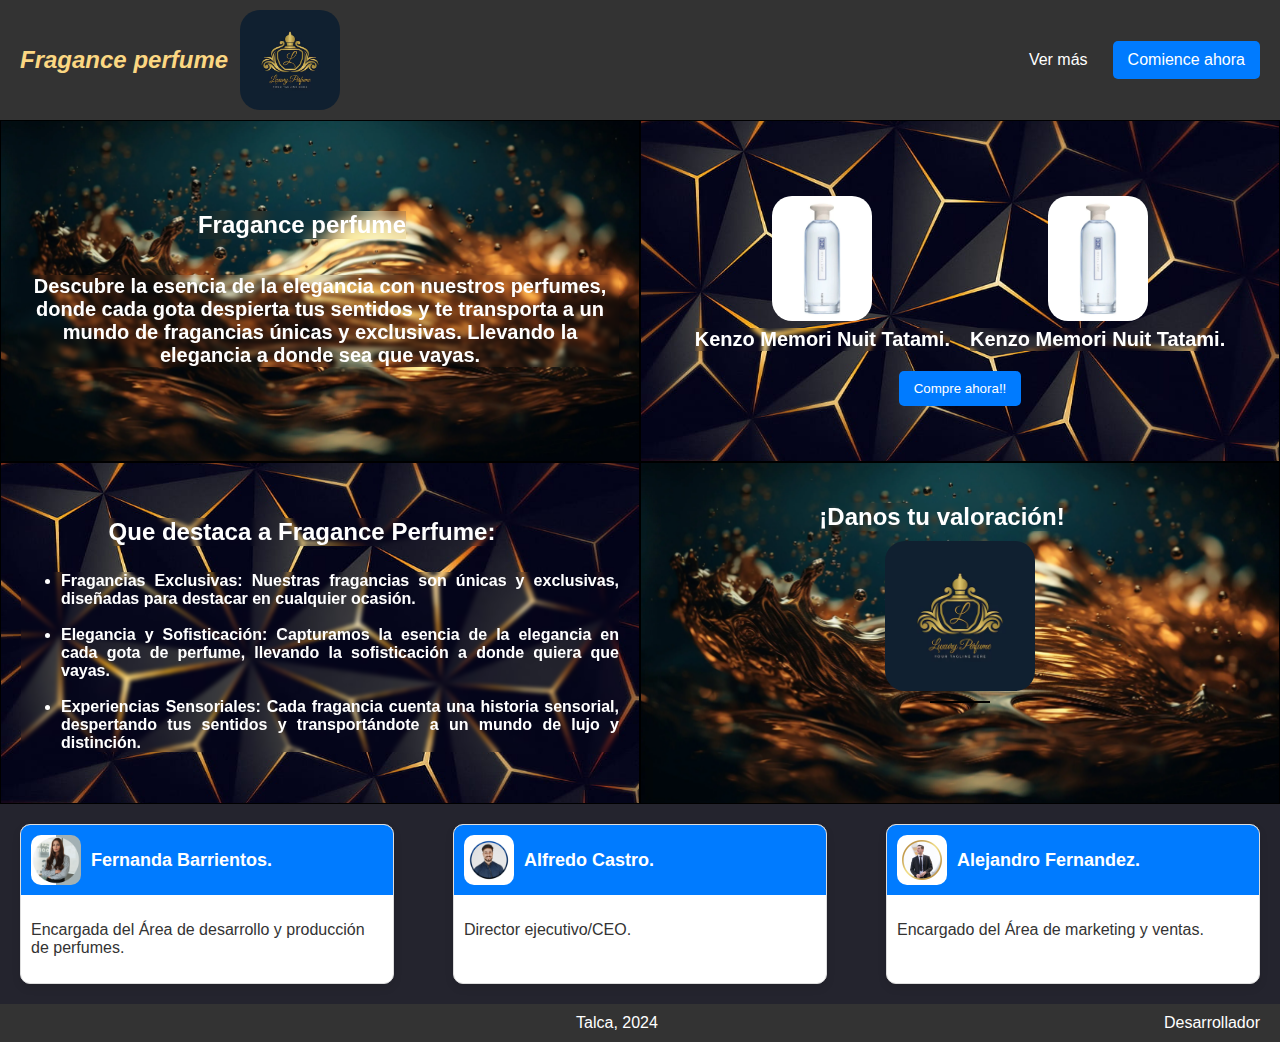
<file: index.html>
<!DOCTYPE html>
<html lang="en">
<head>
    <meta charset="UTF-8">
    <meta name="viewport" content="width=device-width, initial-scale=1.0">
    <title>Document</title>
    <link rel="stylesheet" href="css/style.css">
    <link rel="stylesheet" href="https://use.fontawesome.com/releases/v5.6.1/css/all.css" integrity="sha384-gfdkjb5BdAXd+lj+gudLWI+BXq4IuLW5IT+brZEZsLFm++aCMlF1V92rMkPaX4PP" crossorigin="anonymous">
</head>
<body>
    <nav class="navbar">
        <div class="navbar-left">
            <a href="index.html" class="inicio"> <!-- Enlace al index -->
                <h1 class="navbar-title">Fragance perfume</h1>
            </a>
            <img src="img/logo4.png" alt="Imagen" class="navbar-image">
        </div>
        <label for="toggle" class="navbar-toggle">&#9776;</label>
        <input type="checkbox" id="toggle" class="navbar-toggle-input">
        <div class="navbar-links">
            <a href="#" class="navbar-link">Ver más</a>
            <a href="#" class="navbar-button">Comience ahora</a>
        </div>
    </nav>

    <div class="container">
        <div class="section" id="section1">
            <h1 class="seccion1-titulo">Fragance perfume</h1>
            <p class="parrafos-secciones">
                Descubre la esencia de la elegancia con nuestros perfumes, donde cada gota despierta tus sentidos
                y te transporta a un mundo de fragancias únicas y exclusivas. Llevando la elegancia a donde sea que vayas.
            </p>
        </div>
        <div class="section" id="section2">
            <div class="perfumes-showcase">
                <div class="perfume-item">
                    <img src="img/2.png" alt="Perfume 1" class="img-secc2">
                    <div class="perfume-name">Kenzo Memori Nuit Tatami.</div>
                </div>
                <div class="perfume-item">
                    <img src="img/2.png" alt="Perfume 2" class="img-secc2">
                    <div class="perfume-name">Kenzo Memori Nuit Tatami.</div>
                </div>
                <!-- Agrega más elementos .perfume-item para más perfumes -->
            </div>
            <button class="navbar-button">Compre ahora!!</button>
        </div>
        <div class="section" id="section3">
            <h2 class="seccion1-titulo">Que destaca a Fragance Perfume:</h2>
            <ul class="parrafos-seccion-lista">
                <li>Fragancias Exclusivas: Nuestras fragancias son únicas y exclusivas, diseñadas para destacar en cualquier ocasión.</li><br>
                <li>Elegancia y Sofisticación: Capturamos la esencia de la elegancia en cada gota de perfume, llevando la sofisticación a donde quiera que vayas.</li><br>
                <li>Experiencias Sensoriales: Cada fragancia cuenta una historia sensorial, despertando tus sentidos y transportándote a un mundo de lujo y distinción.</li>
            </ul>
        </div>
        <div class="section" id="section4">
            <h2 class="seccion1-titulo">¡Danos tu valoración!</h2>
            <img src="img/logo4.png" alt="Imagen" class="seccion4-image">

            <div class="valoracion">
                <!-- Estrella 1 -->
                <button>
                    <i class="fas fa-star"></i>
                </button>
            
                <!-- Estrella 2 -->
                <button>
                    <i class="fas fa-star"></i>
                </button>
            
                <!-- Estrella 3 -->
                <button>
                    <i class="fas fa-star"></i>
                </button>
            
                <!-- Estrella 4 -->
                <button>
                    <i class="fas fa-star"></i>
                </button>
            
                <!-- Estrella 5 -->
                <button>
                    <i class="fas fa-star"></i>
                </button>
        </div>
    </div>

    </div>
    <div class="cards-container">
        <div class="card">
            <div class="card-head">
                <img src="img/perfil1.png" alt="Logo 1" class="card-logo">
                <h2 class="card-title">Fernanda Barrientos.</h2>
            </div>
            <div class="card-body">
                <p>Encargada del Área de desarrollo y producción de perfumes.</p>
            </div>
        </div>
        <div class="card">
            <div class="card-head">
                <img src="img/perfil2.png" alt="Logo 2" class="card-logo">
                <h2 class="card-title">Alfredo Castro.</h2>
            </div>
            <div class="card-body">
                <p>Director ejecutivo/CEO.</p>
            </div>
        </div>
        <div class="card">
            <div class="card-head">
                <img src="img/perfil3.png" alt="Logo 3" class="card-logo">
                <h2 class="card-title">Alejandro Fernandez.</h2>
            </div>
            <div class="card-body">
                <p>Encargado del Área de marketing y ventas.</p>
            </div>
        </div>
    </div>

    <footer class="footer">
        <div class="footer-socials">
            <a href="#" class="footer-icon"><i class="fab fa-twitter"></i></a>
            <a href="#" class="footer-icon"><i class="fab fa-youtube"></i></a>
            <a href="#" class="footer-icon"><i class="fab fa-linkedin"></i></a>
            <a href="#" class="footer-icon"><i class="fab fa-instagram"></i></a>
            <a href="#" class="footer-icon"><i class="fab fa-facebook"></i></a>
            <a href="#" class="footer-icon"><i class="fab fa-tiktok"></i></a>
        </div>
        <div class="footer-location">Talca, 2024</div>
        <div class="footer-developer">
            <a href="desarrollador.html">Desarrollador</a>
        </div>
    </footer>

</body>
</html>
</file>
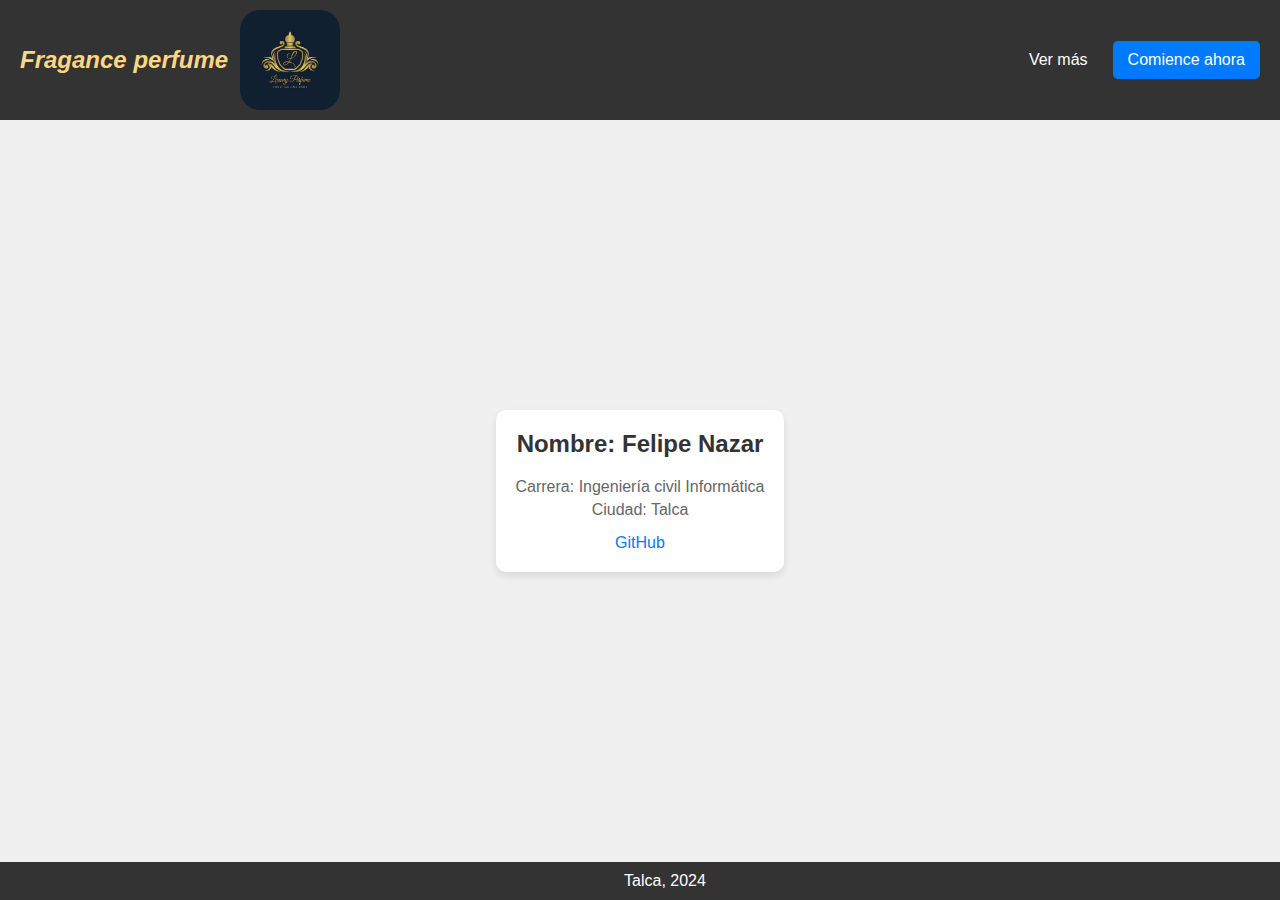
<file: desarrollador.html>
<!DOCTYPE html>
<html lang="en">
<head>
    <meta charset="UTF-8">
    <meta name="viewport" content="width=device-width, initial-scale=1.0">
    <title>Document</title>
    <link rel="stylesheet" href="css/style.css">
    <link rel="stylesheet" href="https://use.fontawesome.com/releases/v5.6.1/css/all.css" integrity="sha384-gfdkjb5BdAXd+lj+gudLWI+BXq4IuLW5IT+brZEZsLFm++aCMlF1V92rMkPaX4PP" crossorigin="anonymous">
</head>
<body>
    <nav class="navbar">
        <div class="navbar-left">
            <a href="index.html" class="inicio"> <!-- Enlace al index -->
                <h1 class="navbar-title">Fragance perfume</h1>
            </a>
            <img src="img/logo4.png" alt="Imagen" class="navbar-image">
        </div>
        <label for="toggle" class="navbar-toggle">&#9776;</label>
        <input type="checkbox" id="toggle" class="navbar-toggle-input">
        <div class="navbar-links">
            <a href="#" class="navbar-link">Ver más</a>
            <a href="#" class="navbar-button">Comience ahora</a>
        </div>
    </nav>

    <div class="container-desarrollador">
        <div class="card-desarrollador">
            <h2>Nombre: Felipe Nazar</h2>
            <p>Carrera: Ingeniería civil Informática</p>
            <p>Ciudad: Talca</p>
            <a href="https://github.com/FelipeNazar">GitHub</a>
        </div>
    </div>

    <footer class="footer">
        <div class="footer-socials">
            <a href="#" class="footer-icon"><i class="fab fa-twitter"></i></a>
            <a href="#" class="footer-icon"><i class="fab fa-youtube"></i></a>
            <a href="#" class="footer-icon"><i class="fab fa-linkedin"></i></a>
            <a href="#" class="footer-icon"><i class="fab fa-instagram"></i></a>
            <a href="#" class="footer-icon"><i class="fab fa-facebook"></i></a>
            <a href="#" class="footer-icon"><i class="fab fa-tiktok"></i></a>
        </div>
        <div class="footer-location">Talca, 2024</div>
    </footer>

</body>
</html>
</file>
<file: css/style.css>
body {
    margin: 0;
    padding: 0;
    box-sizing: border-box;
    font-family: Arial, sans-serif;
    display: flex;
    flex-direction: column;
    height: 100vh;
    background-color: #24242e;
}

/* ------------- Navbar ------------- */
.navbar {
    display: flex;
    justify-content: space-between;
    align-items: center;
    padding: 10px 20px;
    background-color: #333;
    color: white; 
}

.navbar-links {
    display: flex;
    gap: 10px;
}

.navbar-toggle {
    display: none;
    cursor: pointer;
    font-size: 24px;
}

.navbar-toggle-input {
    display: none;
}

@media (max-width: 768px) {
    .navbar-toggle {
        display: block;
    }

    .navbar-links a {
        display: inline-block; /* En lugar de block */
        padding: 5px 10px; /* Reduce el padding */
    }
    
    .navbar-links {
        display: none;
        position: absolute;
        top: 60px;
        left: 0;
        width: 100%;
        background-color: #333;
        padding: 10px;
        box-sizing: border-box;
        flex-direction: column;
        gap: 5px;
    }

    .navbar-toggle-input:checked ~ .navbar-links {
        display: flex;
    }
}

.navbar-left {
    font-style: italic;
    display: flex;
    align-items: center;
}

.navbar-title {
    font-size: 24px;
    margin-right: 0.5em;
    color: #fbd782;
}

.inicio {
    text-decoration: none; /* Quita el subrayado del enlace */
}

.navbar-image {
    max-height: 100%;
    height: 100px;
    width: 100px;
    border-radius: 20px;
}

.navbar-right {
    display: flex;
    justify-content: flex-end;
    gap: 10px;
}

.navbar-link, .navbar-button {
    text-decoration: none;
    color: white;
    padding: 10px 15px;
    border-radius: 5px;
    transition: background-color 0.3s;
}

.navbar-link:hover {
    background-color: #555;
}

.navbar-button {
    background-color: #007BFF;
    border: none;
    cursor: pointer;
}

.navbar-button:hover {
    background-color: #0056b3;
}

/* Container */

.container {
    display: grid;
    grid-template-columns: repeat(2, 1fr);
    grid-template-rows: repeat(2, 1fr);
    
}

.section {
    padding: 5px;
    display: flex;
    align-items: center;
    background-color: #c7c7c7;
    color: white;
    font-size: 20px;
    height: 300px;
    border: 1px solid black;
}

/* Seccion 1 */
#section1 {
    grid-column: span 1;
    background-image: url('../img/seccion1.jpg');
    background-size: cover;
    background-position: center;
    background-repeat: no-repeat;
    padding: 20px;
    display: flex;
    flex-direction: column;
    justify-content: center;
    align-items: center;
    text-align: center;
}

.seccion1-titulo{
    backdrop-filter: blur(6px);
    font-size: 24px;
    margin-right: 1.5em;
    color: white;
    font-weight: bold;
}

.parrafos-secciones{
    text-align: center;
    backdrop-filter: blur(2px);
    color: white;
    font-weight: bold;
}

.parrafos-seccion-lista{
    text-align: justify;
    font-size: medium;
    backdrop-filter: blur(2px);
    color: white;
    font-weight: bold;
}

/* Seccion 2 y 3 */

.perfumes-showcase {
    display: flex;
    justify-content: center;
    gap: 20px;
    padding: 20px;
}

.perfume-item {
    text-align: center;
}

.perfume-item img {
    max-width: 150px;
    height: auto;
}

.perfume-name {
    backdrop-filter: blur(2px);
    margin-top: 2px;
    font-weight: bold;
}

.img-secc2{
    
    height: 100px;
    width: 100px;
    border-radius: 20px;

}

#section2,
#section3 {
    background-image: url('../img/seccion23.jpg');
    background-size: cover;
    background-position: center;
    background-repeat: no-repeat;
    padding: 20px;
    display: flex;
    flex-direction: column;
    justify-content: center;
    align-items: center;
    text-align: center;
}

#section2 h1,
#section3 h2, #section4 h2 {
    margin-bottom: 10px;
    backdrop-filter: blur(2px);
}

/* Seccion 4 */
:root {
    --color-inactivo: #5f5050;
    --color-hover: #ffa400;
}
.valoracion {
    display: flex;
    flex-direction: row-reverse;
    background-color: black;
}
.valoracion button {
    background-color: initial;
    border: 0;
    color: var(--color-inactivo);
    transition: 1s all;
}
.valoracion button:hover {
    cursor: pointer;
    color: var(--color-hover);
    transform: rotate(360deg);
}
button:nth-child(1):hover ~ button {
    color: var(--color-hover);
    transform: rotate(360deg);
}
button:nth-child(2):hover ~ button {
    color: var(--color-hover);
    transform: rotate(360deg);
}
button:nth-child(3):hover ~ button {
    color: var(--color-hover);
    transform: rotate(360deg);
}
button:nth-child(4):hover ~ button {
    color: var(--color-hover);
    transform: rotate(360deg);
}
button:nth-child(5):hover ~ button {
    color: var(--color-hover);
    transform: rotate(360deg);
}

/* Seccion 4 */
#section4 {
    display: flex;
    flex-direction: column;
    align-items: center;
    padding: 20px;
}

#section4 {
    background-image: url('../img/seccion1.jpg');
    background-size: cover;
    background-position: center;
    background-repeat: no-repeat;
    background-color: #c7c7c7;
}

.seccion4-image{
    max-height: 100%;
    height: 150px;
    width: 150px;
    border-radius: 20px;
    margin-bottom: 10px;
}

/* Cards */

.cards-container {
    display: flex;
    justify-content: space-between;
    padding: 20px;
    background-color: #24242e;
}

.card {
    
    background-color: white;
    border: 1px solid #ddd;
    border-radius: 10px;
    box-shadow: 0 4px 8px rgba(0, 0, 0, 0.1);
    overflow: hidden;
    width: 30%;
}

.card-head {
    display: flex;
    align-items: center;
    padding: 10px;
    background-color: #007BFF;
    color: white;
}

.card-logo {
    height: 50px;
    width: 50px;
    margin-right: 10px;
    border-radius: 10px;
}

.card-title {
    font-size: 18px;
    margin: 0;
}

.card-body {
    padding: 10px;
    font-size: 16px;
    color: #333;
}

/* Footer */

.footer {
    display: flex;
    justify-content: space-between;
    align-items: center;
    padding: 10px 20px;
    background-color: #333;
    color: white;
    
    bottom: 0;
    
}

.footer-socials {
    display: flex;
    gap: 10px;
}

.footer-icon {
    color: white;
    font-size: 20px;
    text-decoration: none;
    transition: color 0.3s;
}

.footer-icon:hover {
    color: #007BFF;
}

.footer-location {
    text-align: center;
    flex-grow: 1;
}

.footer-developer a {
    color: white;
    text-decoration: none;
    transition: color 0.3s;
}

.footer-developer a:hover {
    color: #007BFF;
}

/* Media */
@media (max-width: 450px) {
    .parrafos-seccion-lista {
      font-size: small;
    }
    .navbar-image{
        max-height: 100%;
        height: 70px;
        width: 70px;
        
    }
  }

/* Estilos para dispositivos móviles */
@media (max-width: 768px) {
    .container {
      display: flex;
      flex-direction: column;
    }
  }

  /* Estilos para dispositivos móviles */
@media (max-width: 992px) {
    .cards-container {
      flex-direction: column;
      align-items: center;
    }
  
    .card {
      margin-bottom: 20px;
      width: 80%;
    }
    
  }


/* Desarrollador */

.container-desarrollador{
    font-family: Arial, sans-serif;
    margin: 0;
    padding: 0;
    display: flex;
    justify-content: center;
    align-items: center;
    height: 100vh;
    background-color: #f0f0f0;
}

.card-desarrollador {
    background-color: #fff;
    padding: 20px;
    border-radius: 10px;
    box-shadow: 0 4px 8px rgba(0, 0, 0, 0.1);
    max-width: 300px;
    text-align: center;
}

.card-desarrollador h2 {
    margin-top: 0;
    color: #333;
}

.card-desarrollador p {
    margin: 5px 0;
    color: #666;
}

.card-desarrollador a {
    display: block;
    margin-top: 15px;
    text-decoration: none;
    color: #007bff;
}

.card-desarrollador a:hover {
    text-decoration: underline;
}
</file>
